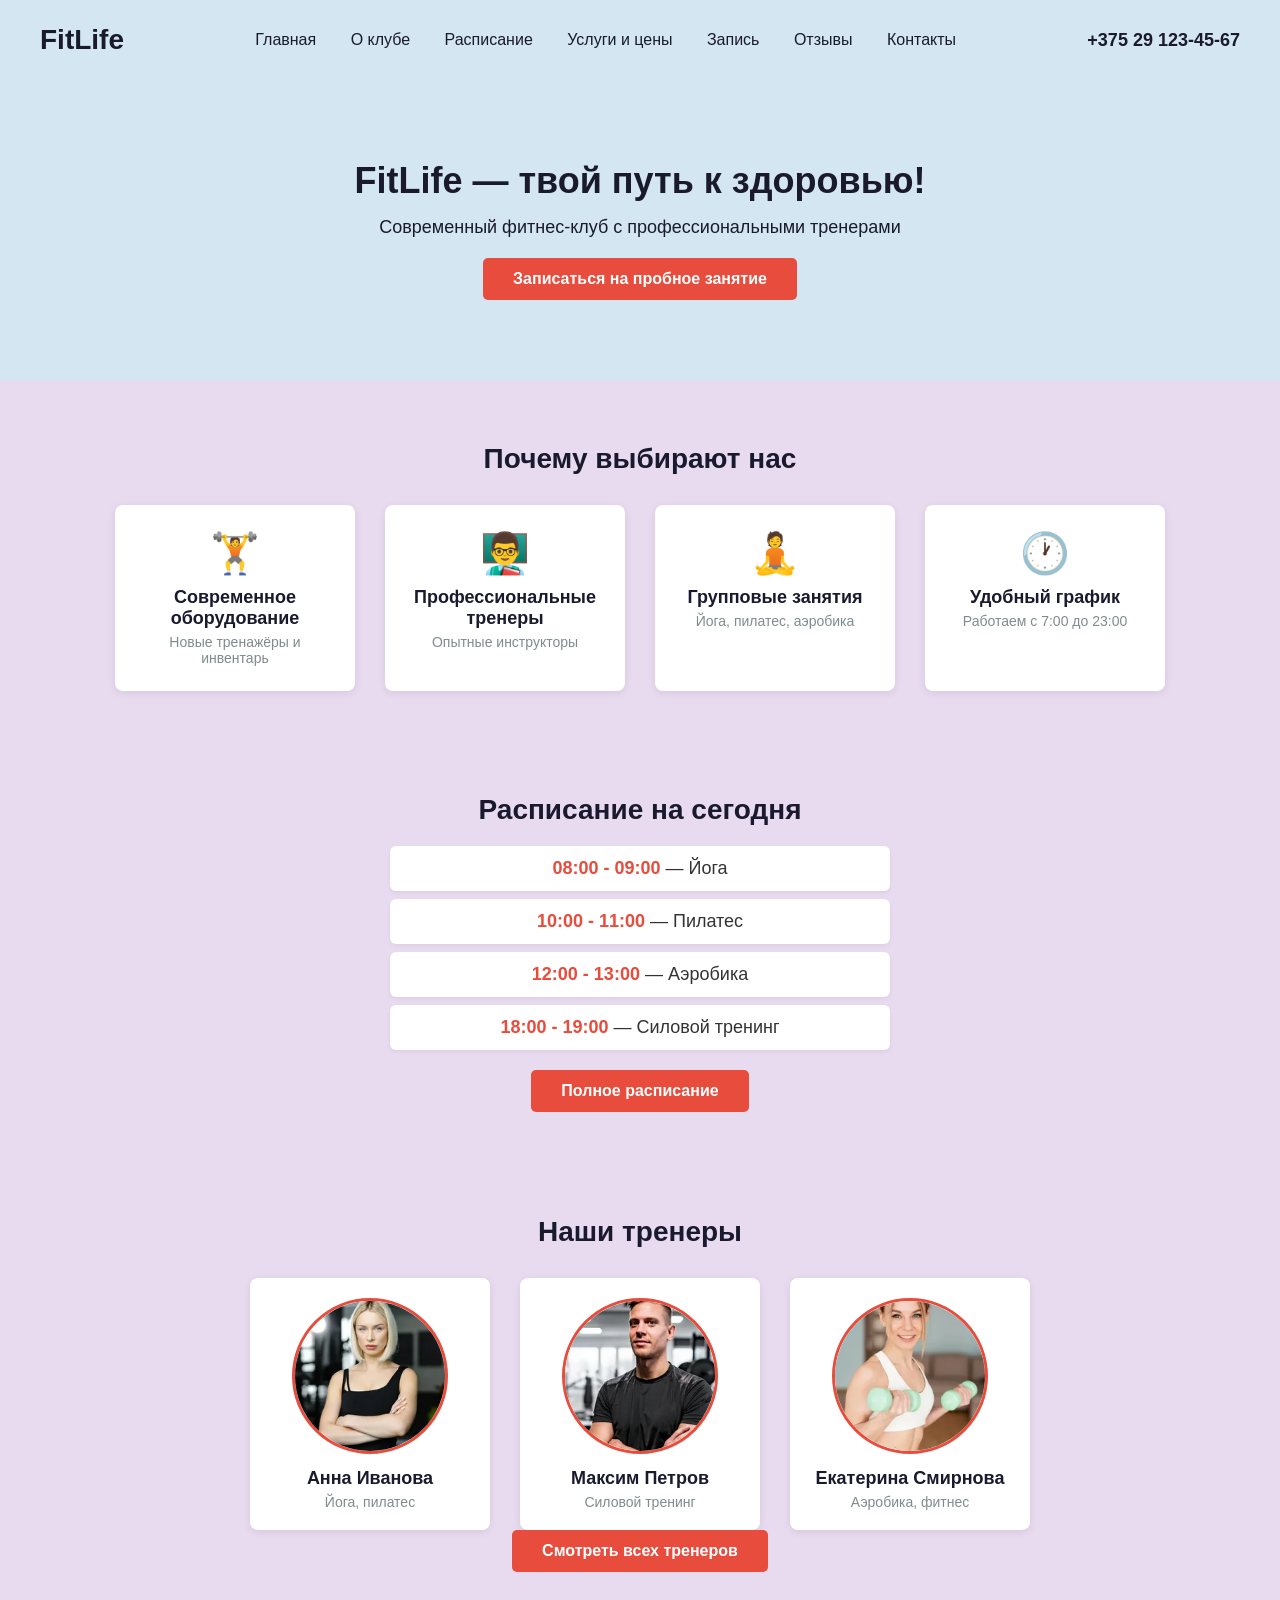
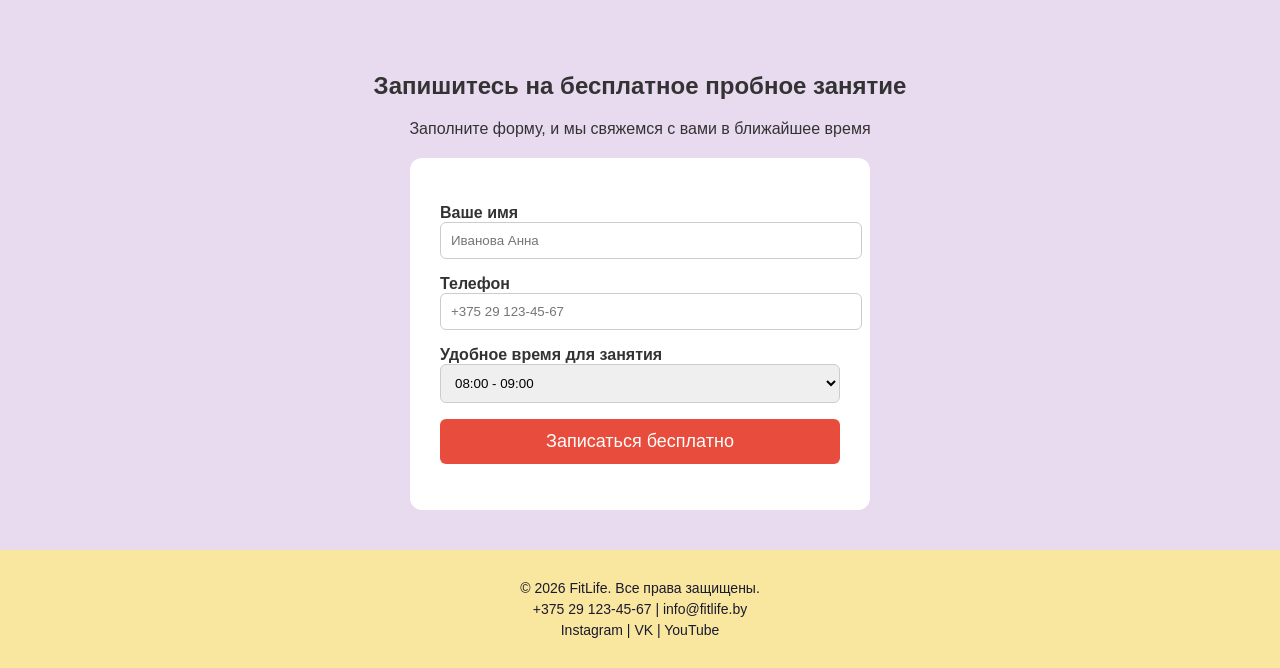
<file: index.html>
<!DOCTYPE html>
<html lang="ru">
<head>
    <meta charset="UTF-8">
    <title>FitLife - Фитнес клуб</title>
    <link rel="stylesheet" href="css/style.css">
</head>
<body>

    <!-- ============================================================ -->
    <!-- ШАПКА (header)                                                -->
    <!-- ============================================================ -->
    <header>
        <div class="logo">
            <h1>FitLife</h1>
        </div>
        <nav>
            <a href="index.html">Главная</a>
            <a href="about.html">О клубе</a>
            <a href="schedule.html">Расписание</a>
            <a href="prices.html">Услуги и цены</a>
            <a href="booking.html">Запись</a>
            <a href="reviews.html">Отзывы</a>
            <a href="contacts.html">Контакты</a>
        </nav>
        <div class="contacts-header">
            +375 29 123-45-67
        </div>
    </header>

    <!-- ============================================================ -->
    <!-- БАННЕР                                                       -->
    <!-- ============================================================ -->
    <section class="banner">
        <div class="banner-content">
            <h2>FitLife — твой путь к здоровью!</h2>
            <p>Современный фитнес-клуб с профессиональными тренерами</p>
            <a href="booking.html" class="btn">Записаться на пробное занятие</a>
        </div>
    </section>

    <!-- ============================================================ -->
    <!-- БЛОК ПРЕИМУЩЕСТВ                                              -->
    <!-- ============================================================ -->
    <section class="advantages">
        <h2>Почему выбирают нас</h2>
        <div class="advantage-list">
            <div class="advantage-item">
                <div class="advantage-icon">🏋️</div>
                <h3>Современное оборудование</h3>
                <p>Новые тренажёры и инвентарь</p>
            </div>
            <div class="advantage-item">
                <div class="advantage-icon">👨‍🏫</div>
                <h3>Профессиональные тренеры</h3>
                <p>Опытные инструкторы</p>
            </div>
            <div class="advantage-item">
                <div class="advantage-icon">🧘</div>
                <h3>Групповые занятия</h3>
                <p>Йога, пилатес, аэробика</p>
            </div>
            <div class="advantage-item">
                <div class="advantage-icon">🕐</div>
                <h3>Удобный график</h3>
                <p>Работаем с 7:00 до 23:00</p>
            </div>
        </div>
    </section>

    <!-- ============================================================ -->
    <!-- БЛОК РАСПИСАНИЯ                                              -->
    <!-- ============================================================ -->
    <section class="schedule">
        <h2>Расписание на сегодня</h2>
        <ul>
            <li><span class="time">08:00 - 09:00</span> — Йога</li>
            <li><span class="time">10:00 - 11:00</span> — Пилатес</li>
            <li><span class="time">12:00 - 13:00</span> — Аэробика</li>
            <li><span class="time">18:00 - 19:00</span> — Силовой тренинг</li>
        </ul>
        <a href="schedule.html" class="btn btn-secondary">Полное расписание</a>
    </section>

    <!-- ============================================================ -->
    <!-- БЛОК ТРЕНЕРОВ                                                -->
    <!-- ============================================================ -->
    <section class="trainers">
        <h2>Наши тренеры</h2>
        <div class="trainers-list">
            <div class="trainer-item">
                <img src="images/2.jpg" alt="Анна Иванова" onerror="this.src='https://via.placeholder.com/150x150/3498db/ffffff?text=Тренер'">
<p class="trainer-name"><strong>Анна Иванова</strong></p>
                <p class="trainer-spec">Йога, пилатес</p>
            </div>
            <div class="trainer-item">
                <img src="images/1.jpg" alt="Максим Петров" onerror="this.src='https://via.placeholder.com/150x150/e74c3c/ffffff?text=Тренер'">
                <p class="trainer-name"><strong>Максим Петров</strong></p>
                <p class="trainer-spec">Силовой тренинг</p>
            </div>
            <div class="trainer-item">
                <img src="images/3.jpg" alt="Екатерина Смирнова" onerror="this.src='https://via.placeholder.com/150x150/2ecc71/ffffff?text=Тренер'">
                <p class="trainer-name"><strong>Екатерина Смирнова</strong></p>
                <p class="trainer-spec">Аэробика, фитнес</p>
            </div>
        </div>
        <a href="trainers.html" class="btn btn-secondary">Смотреть всех тренеров</a>
    </section>
<!-- ============================================================ -->
<!-- ФОРМА ЗАПИСИ НА ПРОБНОЕ ЗАНЯТИЕ (добавить на главную)       -->
<!-- ============================================================ -->
<section class="booking-form" style="background:#e8daef;padding:40px 20px;text-align:center;">
    <h2>Запишитесь на бесплатное пробное занятие</h2>
    <p style="margin-bottom:20px;">Заполните форму, и мы свяжемся с вами в ближайшее время</p>
    <form style="max-width:400px;margin:0 auto;background:white;padding:30px;border-radius:12px;text-align:left;">
        <p>
            <label style="font-weight:bold;">Ваше имя</label><br>
            <input type="text" placeholder="Иванова Анна" required style="width:100%;padding:10px;border:1px solid #ccc;border-radius:6px;">
        </p>
        <p>
            <label style="font-weight:bold;">Телефон</label><br>
            <input type="tel" placeholder="+375 29 123-45-67" required style="width:100%;padding:10px;border:1px solid #ccc;border-radius:6px;">
        </p>
        <p>
            <label style="font-weight:bold;">Удобное время для занятия</label><br>
            <select style="width:100%;padding:10px;border:1px solid #ccc;border-radius:6px;">
                <option>08:00 - 09:00</option>
                <option>10:00 - 11:00</option>
                <option>12:00 - 13:00</option>
                <option>14:00 - 15:00</option>
                <option>16:00 - 17:00</option>
                <option>18:00 - 19:00</option>
            </select>
        </p>
        <p>
            <input type="submit" value="Записаться бесплатно" style="width:100%;background:#e74c3c;color:white;border:none;padding:12px;border-radius:6px;font-size:18px;cursor:pointer;">
        </p>
    </form>
</section>

    <!-- ============================================================ -->
    <!-- ПОДВАЛ (footer)                                              -->
    <!-- ============================================================ -->
    <footer>
        <p>© 2026 FitLife. Все права защищены.</p>
        <p>+375 29 123-45-67 | info@fitlife.by</p>
        <p>
            <a href="#">Instagram</a> |
            <a href="#">VK</a> |
            <a href="#">YouTube</a>
        </p>
    </footer>

</body>
</html>
</file>
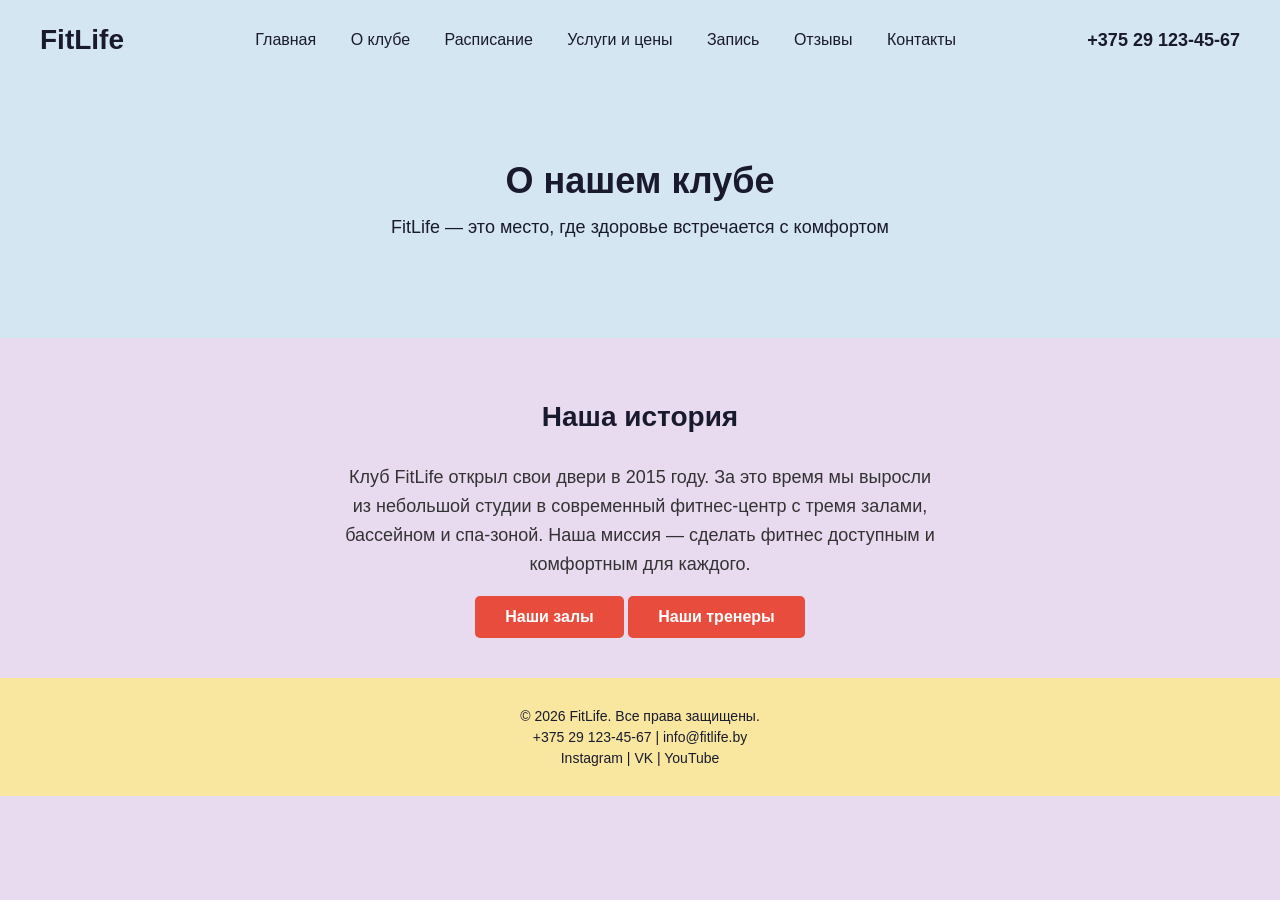
<file: about.html>
<!DOCTYPE html>
<html lang="ru">
<head>
    <meta charset="UTF-8">
    <title>FitLife - О клубе</title>
    <link rel="stylesheet" href="css/style.css">
</head>
<body>

    <header>
        <div class="logo"><h1>FitLife</h1></div>
        <nav>
            <a href="index.html">Главная</a>
            <a href="about.html">О клубе</a>
            <a href="schedule.html">Расписание</a>
            <a href="prices.html">Услуги и цены</a>
            <a href="booking.html">Запись</a>
            <a href="reviews.html">Отзывы</a>
            <a href="contacts.html">Контакты</a>
        </nav>
        <div class="contacts-header">+375 29 123-45-67</div>
    </header>

    <section class="banner">
        <div class="banner-content">
            <h2>О нашем клубе</h2>
            <p>FitLife — это место, где здоровье встречается с комфортом</p>
        </div>
    </section>

    <section class="advantages">
        <h2>Наша история</h2>
        <p style="max-width:600px;margin:0 auto;font-size:18px;line-height:1.6;">
            Клуб FitLife открыл свои двери в 2015 году. За это время мы выросли из небольшой студии в современный фитнес-центр с тремя залами, бассейном и спа-зоной. Наша миссия — сделать фитнес доступным и комфортным для каждого.
        </p>
        <br>
        <a href="halls.html" class="btn">Наши залы</a>
        <a href="trainers.html" class="btn btn-secondary">Наши тренеры</a>
    </section>

    <footer>
        <p>© 2026 FitLife. Все права защищены.</p>
        <p>+375 29 123-45-67 | info@fitlife.by</p>
        <p><a href="#">Instagram</a> | <a href="#">VK</a> | <a href="#">YouTube</a></p>
    </footer>

</body>
</html>
</file>
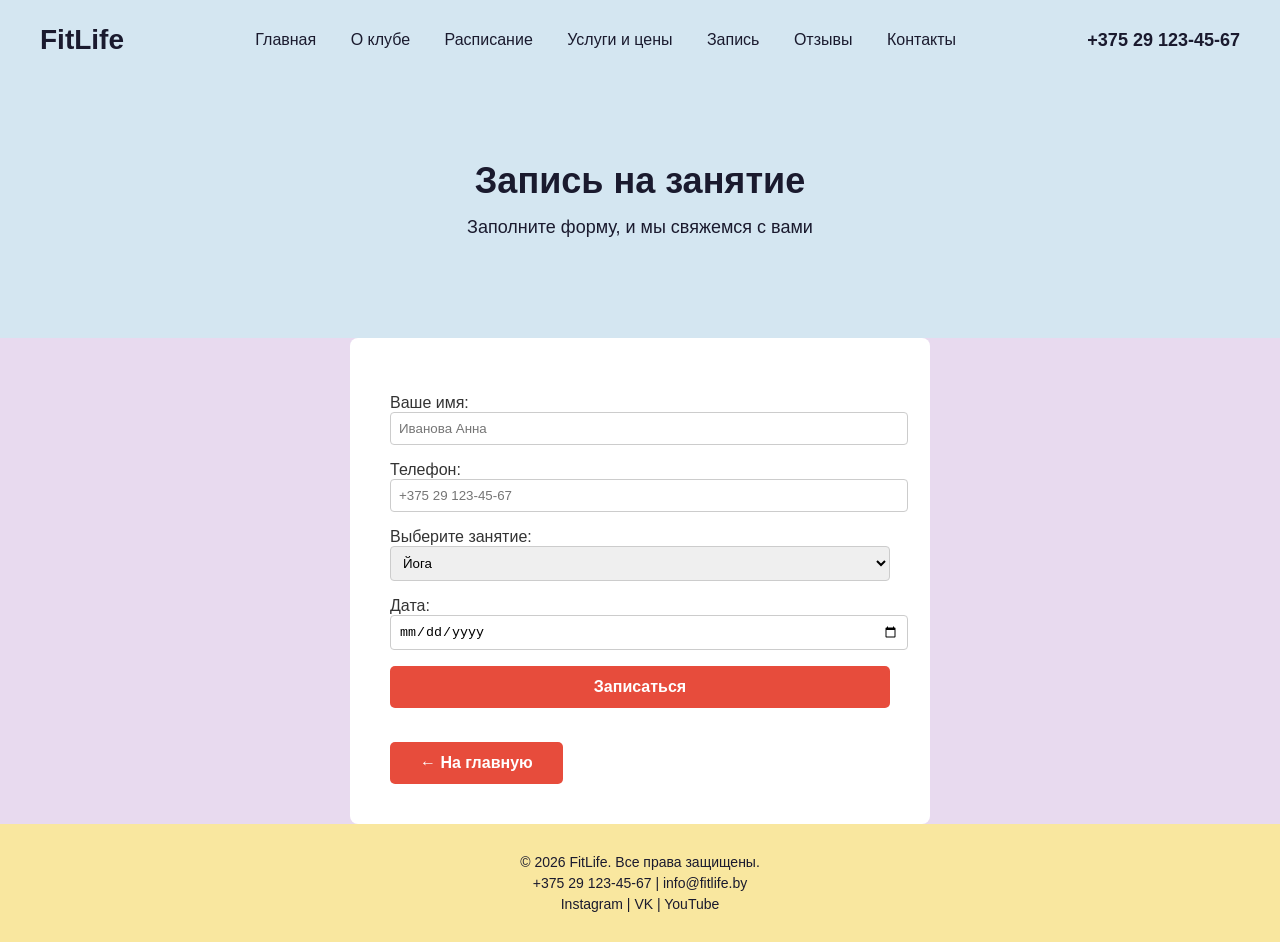
<file: booking.html>
<!DOCTYPE html>
<html lang="ru">
<head>
    <meta charset="UTF-8">
    <title>FitLife - Запись</title>
    <link rel="stylesheet" href="css/style.css">
</head>
<body>

    <header>
        <div class="logo"><h1>FitLife</h1></div>
        <nav>
            <a href="index.html">Главная</a>
            <a href="about.html">О клубе</a>
            <a href="schedule.html">Расписание</a>
            <a href="prices.html">Услуги и цены</a>
            <a href="booking.html">Запись</a>
            <a href="reviews.html">Отзывы</a>
            <a href="contacts.html">Контакты</a>
        </nav>
        <div class="contacts-header">+375 29 123-45-67</div>
    </header>

    <section class="banner">
        <div class="banner-content">
            <h2>Запись на занятие</h2>
            <p>Заполните форму, и мы свяжемся с вами</p>
        </div>
    </section>

    <section style="background:white;padding:40px;max-width:500px;margin:0 auto;border-radius:8px;">
        <form>
            <p><label>Ваше имя:</label><br><input type="text" placeholder="Иванова Анна" style="width:100%;padding:8px;border:1px solid #ccc;border-radius:4px;"></p>
            <p><label>Телефон:</label><br><input type="tel" placeholder="+375 29 123-45-67" style="width:100%;padding:8px;border:1px solid #ccc;border-radius:4px;"></p>
            <p><label>Выберите занятие:</label><br>
                <select style="width:100%;padding:8px;border:1px solid #ccc;border-radius:4px;">
                    <option>Йога</option>
                    <option>Пилатес</option>
                    <option>Аэробика</option>
                    <option>Силовой тренинг</option>
                </select>
            </p>
            <p><label>Дата:</label><br><input type="date" style="width:100%;padding:8px;border:1px solid #ccc;border-radius:4px;"></p>
            <p><input type="submit" value="Записаться" class="btn" style="width:100%;"></p>
        </form>
        <br>
        <a href="index.html" class="btn btn-secondary">← На главную</a>
    </section>

    <footer>
        <p>© 2026 FitLife. Все права защищены.</p>
        <p>+375 29 123-45-67 | info@fitlife.by</p>
        <p><a href="#">Instagram</a> | <a href="#">VK</a> | <a href="#">YouTube</a></p>
    </footer>

</body>
</html>
</file>
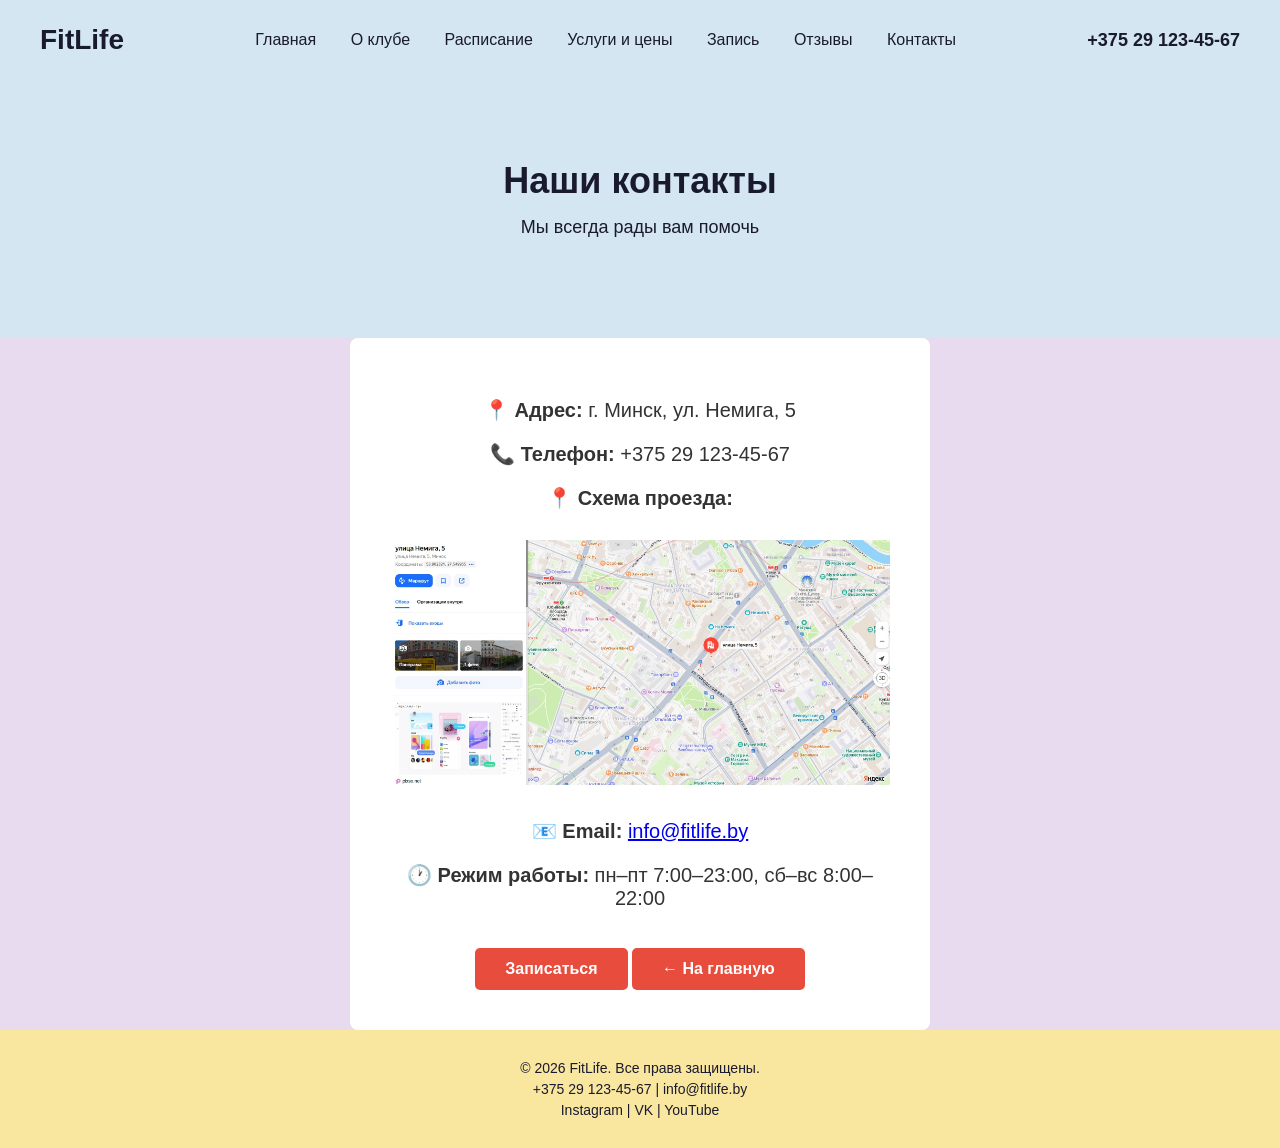
<file: contacts.html>
<!DOCTYPE html>
<html lang="ru">
<head>
    <meta charset="UTF-8">
    <title>FitLife - Контакты</title>
    <link rel="stylesheet" href="css/style.css">
</head>
<body>

    <header>
        <div class="logo"><h1>FitLife</h1></div>
        <nav>
            <a href="index.html">Главная</a>
            <a href="about.html">О клубе</a>
            <a href="schedule.html">Расписание</a>
            <a href="prices.html">Услуги и цены</a>
            <a href="booking.html">Запись</a>
            <a href="reviews.html">Отзывы</a>
            <a href="contacts.html">Контакты</a>
        </nav>
        <div class="contacts-header">+375 29 123-45-67</div>
    </header>

    <section class="banner">
        <div class="banner-content">
            <h2>Наши контакты</h2>
            <p>Мы всегда рады вам помочь</p>
        </div>
    </section>

    <section style="background:white;padding:40px;max-width:500px;margin:0 auto;border-radius:8px;text-align:center;">

        <p style="font-size:20px;"><strong>📍 Адрес:</strong> г. Минск, ул. Немига, 5</p>
        <p style="font-size:20px;"><strong>📞 Телефон:</strong> +375 29 123-45-67</p>
        <p style="font-size:20px;"><strong>📍 Схема проезда:</strong></p>
        <img src="images/shema.jpg" alt="Схема проезда" style="max-width:100%;border-        radius:8px;margin:10px 0;">
        <p style="font-size:20px;"><strong>📧 Email:</strong> <a href="mailto:info@fitlife.by">info@fitlife.by</a></p>
        <p style="font-size:20px;"><strong>🕐 Режим работы:</strong> пн–пт 7:00–23:00, сб–вс 8:00–22:00</p>
        <br>
        <a href="booking.html" class="btn">Записаться</a>
        <a href="index.html" class="btn btn-secondary">← На главную</a>
    </section>

    <footer>
        <p>© 2026 FitLife. Все права защищены.</p>
        <p>+375 29 123-45-67 | info@fitlife.by</p>
        <p><a href="#">Instagram</a> | <a href="#">VK</a> | <a href="#">YouTube</a></p>
    </footer>

</body>
</html>
</file>
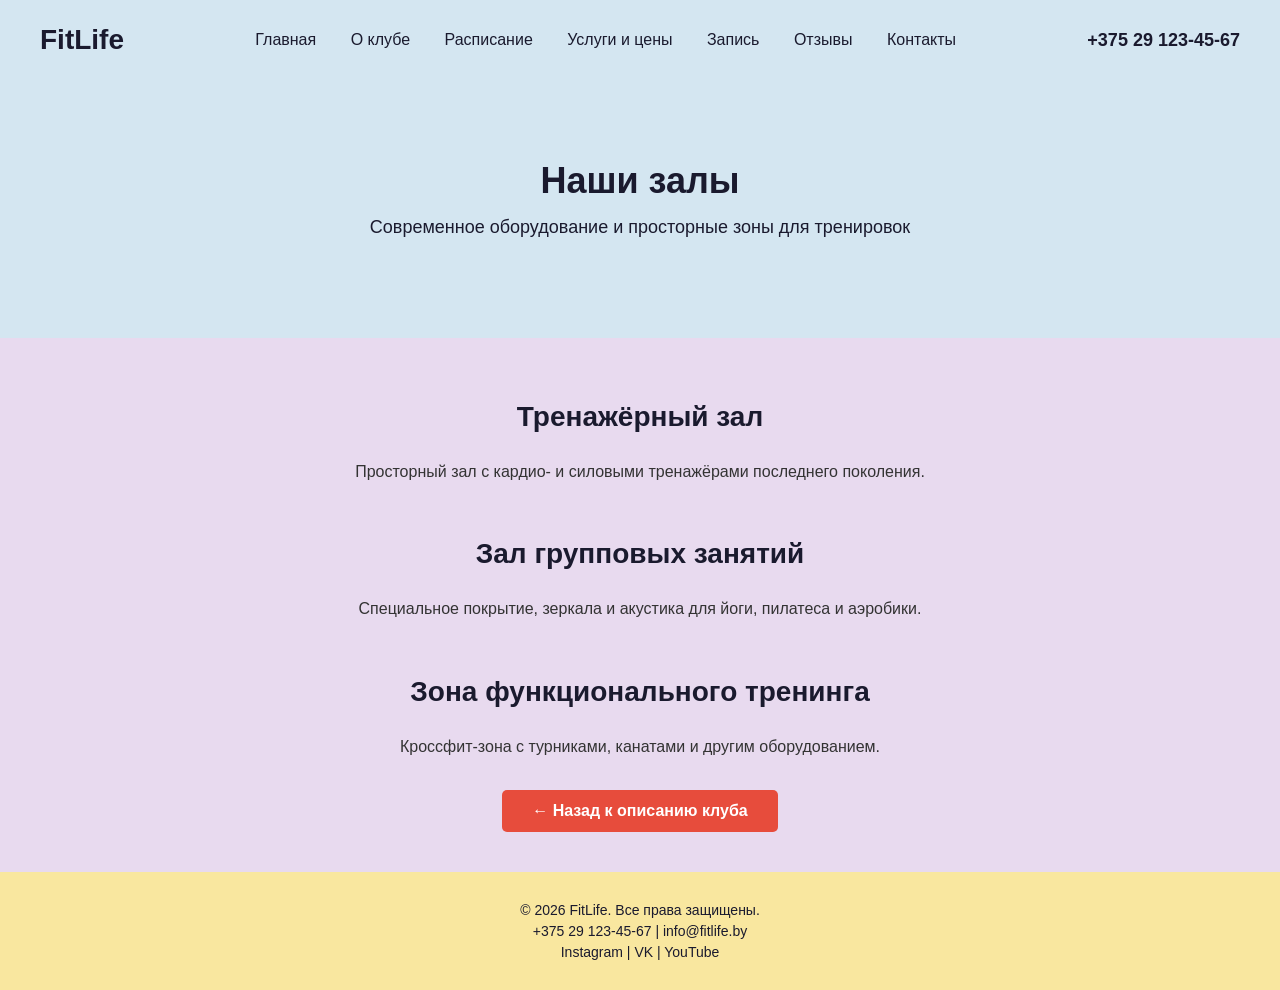
<file: halls.html>
<!DOCTYPE html>
<html lang="ru">
<head>
    <meta charset="UTF-8">
    <title>FitLife - Наши залы</title>
    <link rel="stylesheet" href="css/style.css">
</head>
<body>

    <header>
        <div class="logo"><h1>FitLife</h1></div>
        <nav>
            <a href="index.html">Главная</a>
            <a href="about.html">О клубе</a>
            <a href="schedule.html">Расписание</a>
            <a href="prices.html">Услуги и цены</a>
            <a href="booking.html">Запись</a>
            <a href="reviews.html">Отзывы</a>
            <a href="contacts.html">Контакты</a>
        </nav>
        <div class="contacts-header">+375 29 123-45-67</div>
    </header>

    <section class="banner">
        <div class="banner-content">
            <h2>Наши залы</h2>
            <p>Современное оборудование и просторные зоны для тренировок</p>
        </div>
    </section>

    <section class="advantages">
        <h2>Тренажёрный зал</h2>
        <p>Просторный зал с кардио- и силовыми тренажёрами последнего поколения.</p>
        <br>
        <h2>Зал групповых занятий</h2>
        <p>Специальное покрытие, зеркала и акустика для йоги, пилатеса и аэробики.</p>
        <br>
        <h2>Зона функционального тренинга</h2>
        <p>Кроссфит-зона с турниками, канатами и другим оборудованием.</p>
        <br>
        <a href="about.html" class="btn">← Назад к описанию клуба</a>
    </section>

    <footer>
        <p>© 2026 FitLife. Все права защищены.</p>
        <p>+375 29 123-45-67 | info@fitlife.by</p>
        <p><a href="#">Instagram</a> | <a href="#">VK</a> | <a href="#">YouTube</a></p>
    </footer>

</body>
</html>
</file>
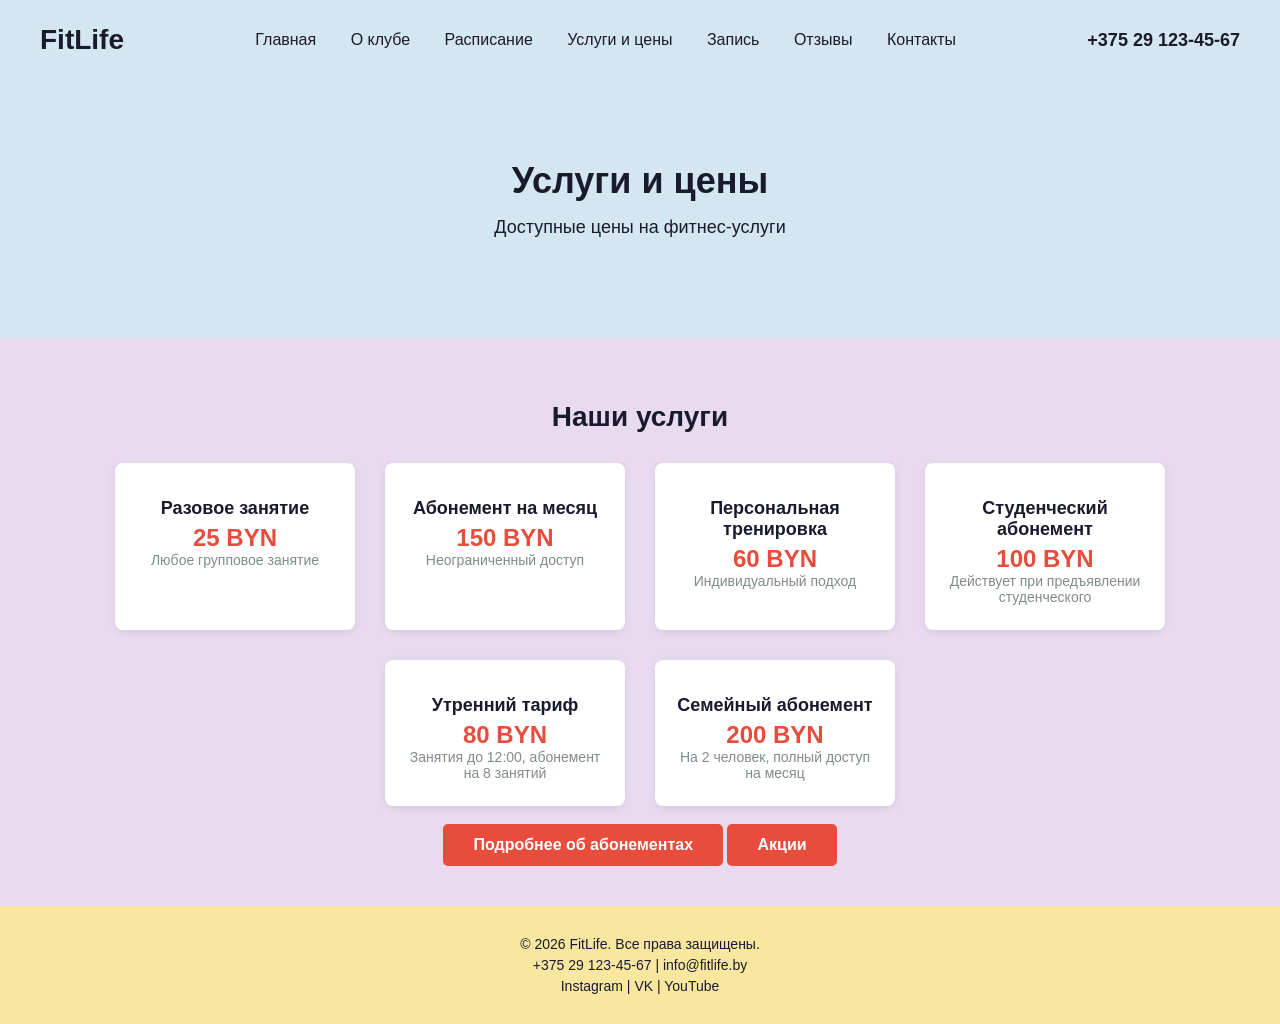
<file: prices.html>
<!DOCTYPE html>
<html lang="ru">
<head>
    <meta charset="UTF-8">
    <title>FitLife - Услуги и цены</title>
    <link rel="stylesheet" href="css/style.css">
</head>
<body>

    <header>
        <div class="logo"><h1>FitLife</h1></div>
        <nav>
            <a href="index.html">Главная</a>
            <a href="about.html">О клубе</a>
            <a href="schedule.html">Расписание</a>
            <a href="prices.html">Услуги и цены</a>
            <a href="booking.html">Запись</a>
            <a href="reviews.html">Отзывы</a>
            <a href="contacts.html">Контакты</a>
        </nav>
        <div class="contacts-header">+375 29 123-45-67</div>
    </header>

    <section class="banner">
        <div class="banner-content">
            <h2>Услуги и цены</h2>
            <p>Доступные цены на фитнес-услуги</p>
        </div>
    </section>

    <section class="advantages">
        <h2>Наши услуги</h2>
        <div class="advantage-list">
            <div class="advantage-item">
                <h3>Разовое занятие</h3>
                <p style="font-size:24px;color:#e74c3c;font-weight:bold;">25 BYN</p>
                <p>Любое групповое занятие</p>
            </div>
            <div class="advantage-item">
                <h3>Абонемент на месяц</h3>
                <p style="font-size:24px;color:#e74c3c;font-weight:bold;">150 BYN</p>
                <p>Неограниченный доступ</p>
            </div>
            <div class="advantage-item">
                <h3>Персональная тренировка</h3>
                <p style="font-size:24px;color:#e74c3c;font-weight:bold;">60 BYN</p>
                <p>Индивидуальный подход</p>
            </div>
            <div class="advantage-item">
                <h3>Студенческий абонемент</h3>
                <p style="font-size:24px;color:#e74c3c;font-weight:bold;">100 BYN</p>
                <p>Действует при предъявлении студенческого</p>
            </div>
            <div class="advantage-item">
            <h3>Утренний тариф</h3>
            <p style="font-size:24px;color:#e74c3c;font-weight:bold;">80 BYN</p>
            <p>Занятия до 12:00, абонемент на 8 занятий</p>
            </div>
            <div class="advantage-item">
            <h3>Семейный абонемент</h3>
            <p style="font-size:24px;color:#e74c3c;font-weight:bold;">200 BYN</p>
            <p>На 2 человек, полный доступ на месяц</p>
            </div>
        </div>
        <br>
        <a href="subscriptions.html" class="btn">Подробнее об абонементах</a>
        <a href="promotions.html" class="btn btn-secondary">Акции</a>
    </section>

    <footer>
        <p>© 2026 FitLife. Все права защищены.</p>
        <p>+375 29 123-45-67 | info@fitlife.by</p>
        <p><a href="#">Instagram</a> | <a href="#">VK</a> | <a href="#">YouTube</a></p>
    </footer>

</body>
</html>
</file>
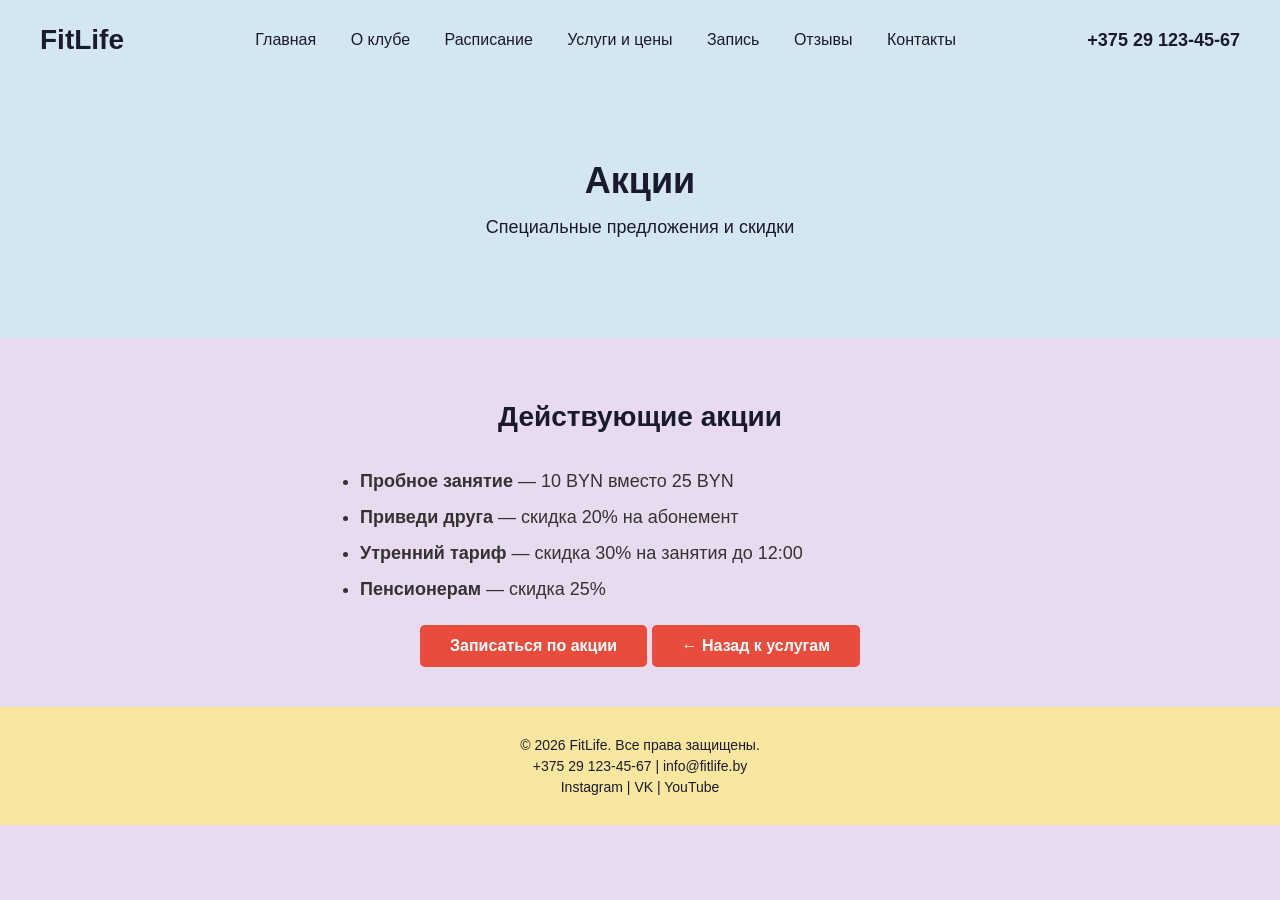
<file: promotions.html>
<!DOCTYPE html>
<html lang="ru">
<head>
    <meta charset="UTF-8">
    <title>FitLife - Акции</title>
    <link rel="stylesheet" href="css/style.css">
</head>
<body>

    <header>
        <div class="logo"><h1>FitLife</h1></div>
        <nav>
            <a href="index.html">Главная</a>
            <a href="about.html">О клубе</a>
            <a href="schedule.html">Расписание</a>
            <a href="prices.html">Услуги и цены</a>
            <a href="booking.html">Запись</a>
            <a href="reviews.html">Отзывы</a>
            <a href="contacts.html">Контакты</a>
        </nav>
        <div class="contacts-header">+375 29 123-45-67</div>
    </header>

    <section class="banner">
        <div class="banner-content">
            <h2>Акции</h2>
            <p>Специальные предложения и скидки</p>
        </div>
    </section>

    <section class="advantages">
        <h2>Действующие акции</h2>
        <ul style="max-width:600px;margin:0 auto;text-align:left;font-size:18px;line-height:2;">
            <li><strong>Пробное занятие</strong> — 10 BYN вместо 25 BYN</li>
            <li><strong>Приведи друга</strong> — скидка 20% на абонемент</li>
            <li><strong>Утренний тариф</strong> — скидка 30% на занятия до 12:00</li>
            <li><strong>Пенсионерам</strong> — скидка 25%</li>
        </ul>
        <br>
        <a href="booking.html" class="btn">Записаться по акции</a>
        <a href="prices.html" class="btn btn-secondary">← Назад к услугам</a>
    </section>

    <footer>
        <p>© 2026 FitLife. Все права защищены.</p>
        <p>+375 29 123-45-67 | info@fitlife.by</p>
        <p><a href="#">Instagram</a> | <a href="#">VK</a> | <a href="#">YouTube</a></p>
    </footer>

</body>
</html>
</file>
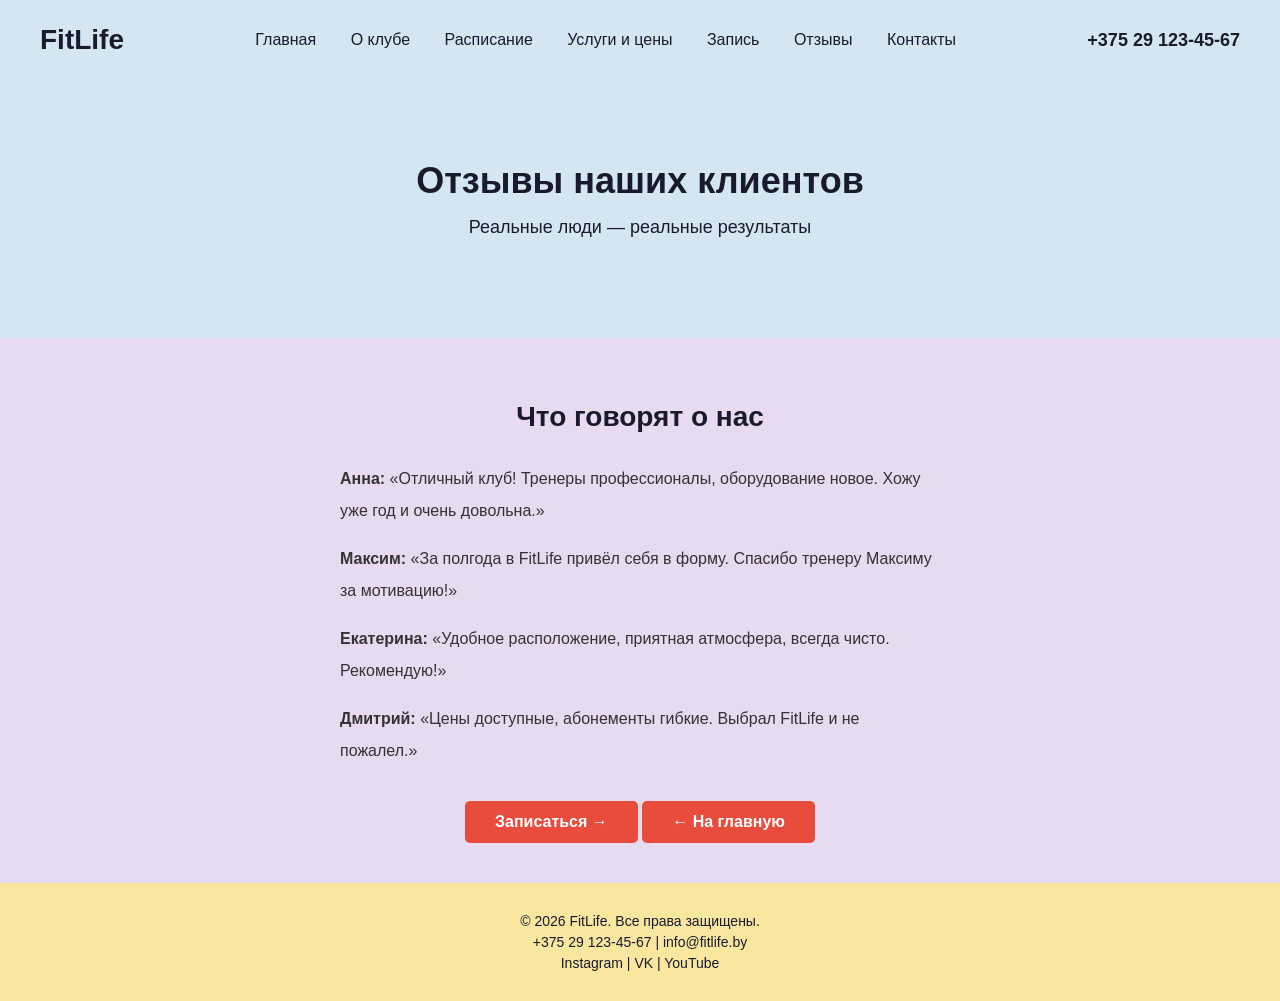
<file: reviews.html>
<!DOCTYPE html>
<html lang="ru">
<head>
    <meta charset="UTF-8">
    <title>FitLife - Отзывы</title>
    <link rel="stylesheet" href="css/style.css">
</head>
<body>

    <header>
        <div class="logo"><h1>FitLife</h1></div>
        <nav>
            <a href="index.html">Главная</a>
            <a href="about.html">О клубе</a>
            <a href="schedule.html">Расписание</a>
            <a href="prices.html">Услуги и цены</a>
            <a href="booking.html">Запись</a>
            <a href="reviews.html">Отзывы</a>
            <a href="contacts.html">Контакты</a>
        </nav>
        <div class="contacts-header">+375 29 123-45-67</div>
    </header>

    <section class="banner">
        <div class="banner-content">
            <h2>Отзывы наших клиентов</h2>
            <p>Реальные люди — реальные результаты</p>
        </div>
    </section>

    <section class="advantages">
        <h2>Что говорят о нас</h2>
        <div style="max-width:600px;margin:0 auto;text-align:left;font-size:16px;line-height:2;">
            <p><strong>Анна:</strong> «Отличный клуб! Тренеры профессионалы, оборудование новое. Хожу уже год и очень довольна.»</p>
            <p><strong>Максим:</strong> «За полгода в FitLife привёл себя в форму. Спасибо тренеру Максиму за мотивацию!»</p>
            <p><strong>Екатерина:</strong> «Удобное расположение, приятная атмосфера, всегда чисто. Рекомендую!»</p>
            <p><strong>Дмитрий:</strong> «Цены доступные, абонементы гибкие. Выбрал FitLife и не пожалел.»</p>
        </div>
        <br>
        <a href="booking.html" class="btn">Записаться →</a>
        <a href="index.html" class="btn btn-secondary">← На главную</a>
    </section>

    <footer>
        <p>© 2026 FitLife. Все права защищены.</p>
        <p>+375 29 123-45-67 | info@fitlife.by</p>
        <p><a href="#">Instagram</a> | <a href="#">VK</a> | <a href="#">YouTube</a></p>
    </footer>

</body>
</html>
</file>
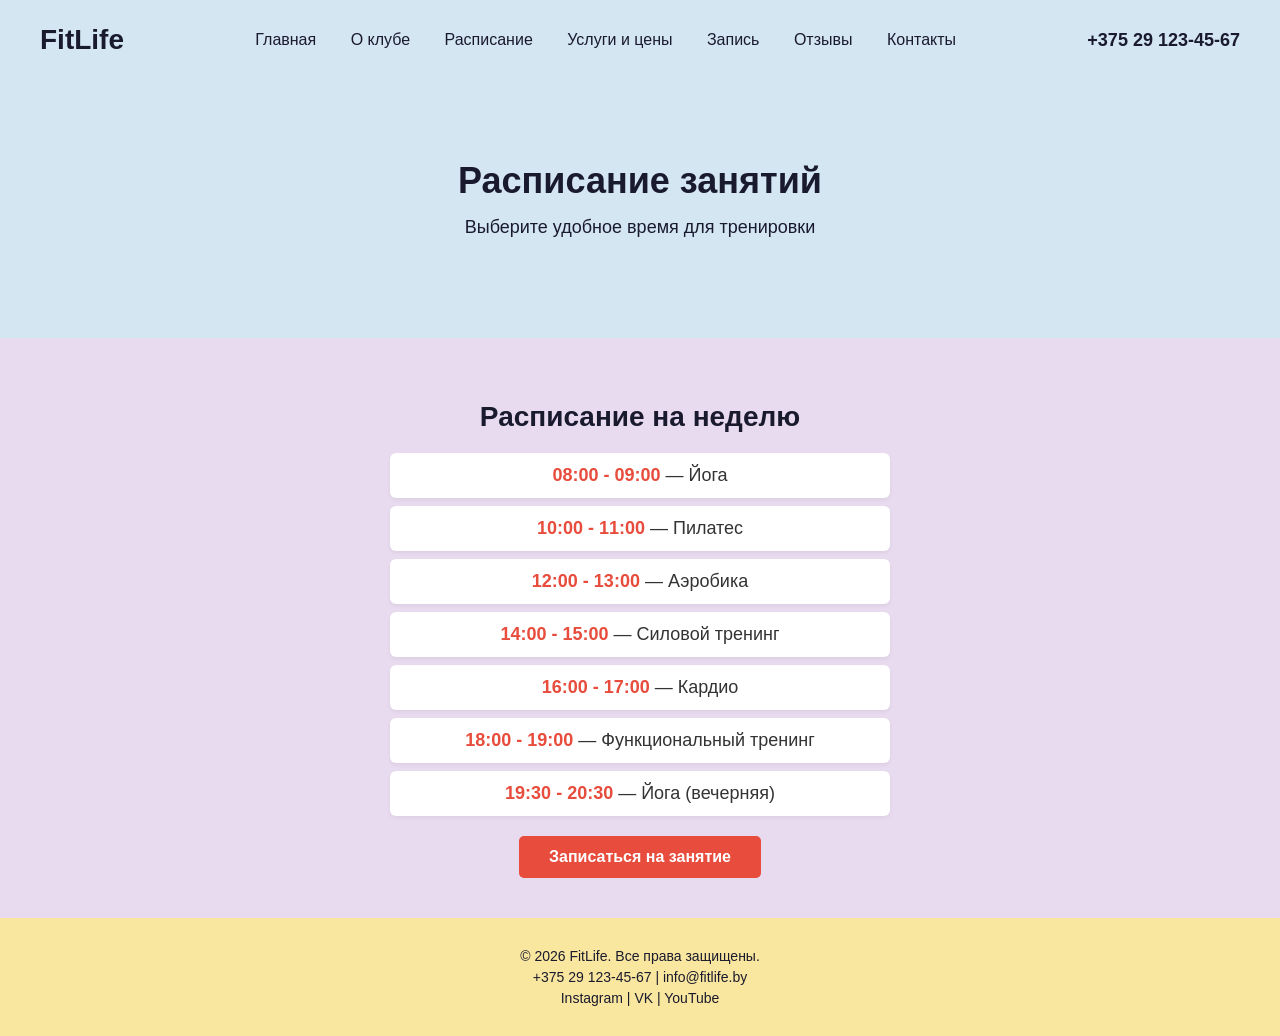
<file: schedule.html>
<!DOCTYPE html>
<html lang="ru">
<head>
    <meta charset="UTF-8">
    <title>FitLife - Расписание</title>
    <link rel="stylesheet" href="css/style.css">
</head>
<body>

    <header>
        <div class="logo"><h1>FitLife</h1></div>
        <nav>
            <a href="index.html">Главная</a>
            <a href="about.html">О клубе</a>
            <a href="schedule.html">Расписание</a>
            <a href="prices.html">Услуги и цены</a>
            <a href="booking.html">Запись</a>
            <a href="reviews.html">Отзывы</a>
            <a href="contacts.html">Контакты</a>
        </nav>
        <div class="contacts-header">+375 29 123-45-67</div>
    </header>

    <section class="banner">
        <div class="banner-content">
            <h2>Расписание занятий</h2>
            <p>Выберите удобное время для тренировки</p>
        </div>
    </section>

    <section class="schedule">
        <h2>Расписание на неделю</h2>
        <ul>
            <li><span class="time">08:00 - 09:00</span> — Йога</li>
            <li><span class="time">10:00 - 11:00</span> — Пилатес</li>
            <li><span class="time">12:00 - 13:00</span> — Аэробика</li>
            <li><span class="time">14:00 - 15:00</span> — Силовой тренинг</li>
            <li><span class="time">16:00 - 17:00</span> — Кардио</li>
            <li><span class="time">18:00 - 19:00</span> — Функциональный тренинг</li>
            <li><span class="time">19:30 - 20:30</span> — Йога (вечерняя)</li>
        </ul>
        <a href="booking.html" class="btn">Записаться на занятие</a>
    </section>

    <footer>
        <p>© 2026 FitLife. Все права защищены.</p>
        <p>+375 29 123-45-67 | info@fitlife.by</p>
        <p><a href="#">Instagram</a> | <a href="#">VK</a> | <a href="#">YouTube</a></p>
    </footer>

</body>
</html>
</file>
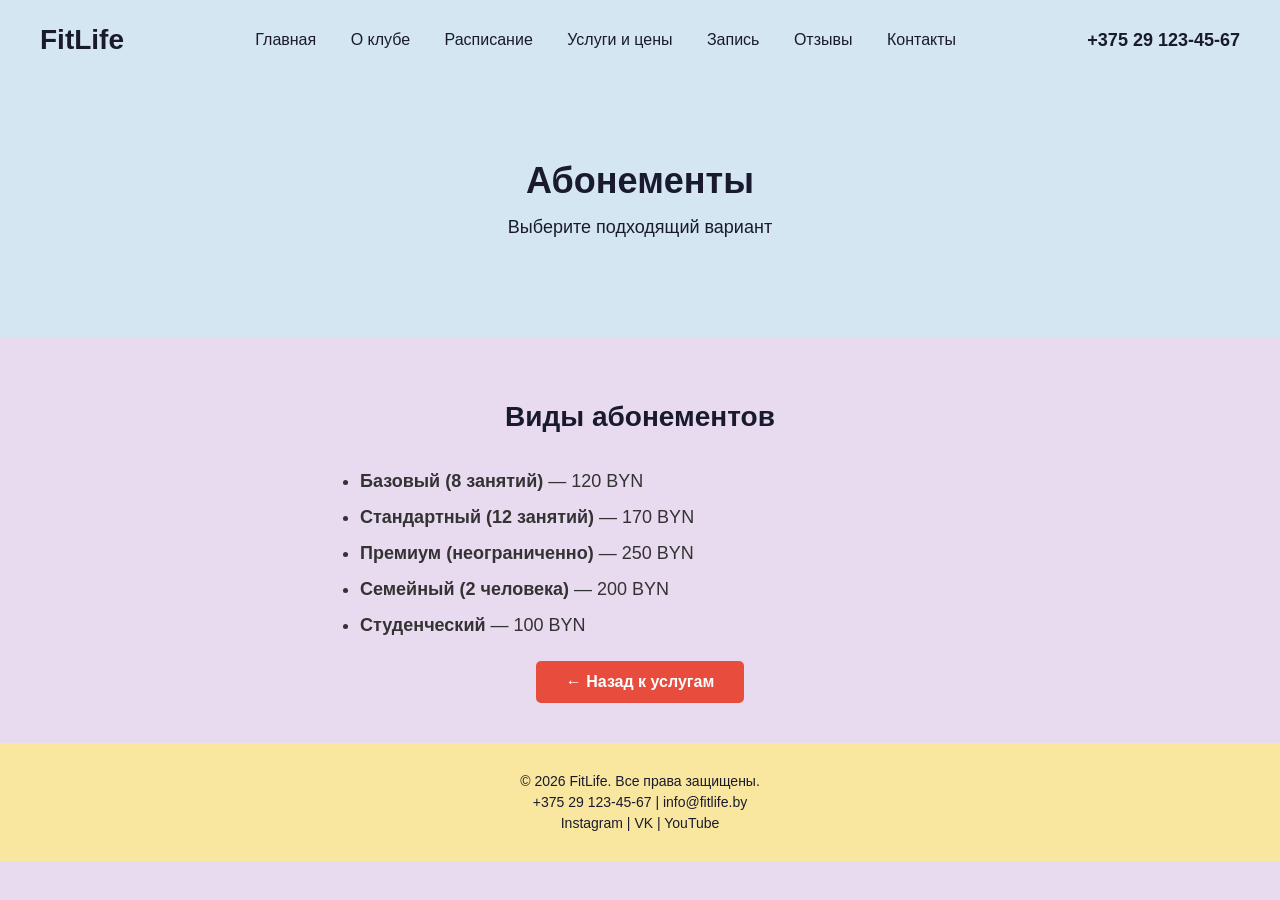
<file: subscriptions.html>
<!DOCTYPE html>
<html lang="ru">
<head>
    <meta charset="UTF-8">
    <title>FitLife - Абонементы</title>
    <link rel="stylesheet" href="css/style.css">
</head>
<body>

    <header>
        <div class="logo"><h1>FitLife</h1></div>
        <nav>
            <a href="index.html">Главная</a>
            <a href="about.html">О клубе</a>
            <a href="schedule.html">Расписание</a>
            <a href="prices.html">Услуги и цены</a>
            <a href="booking.html">Запись</a>
            <a href="reviews.html">Отзывы</a>
            <a href="contacts.html">Контакты</a>
        </nav>
        <div class="contacts-header">+375 29 123-45-67</div>
    </header>

    <section class="banner">
        <div class="banner-content">
            <h2>Абонементы</h2>
            <p>Выберите подходящий вариант</p>
        </div>
    </section>

    <section class="advantages">
        <h2>Виды абонементов</h2>
        <ul style="max-width:600px;margin:0 auto;text-align:left;font-size:18px;line-height:2;">
            <li><strong>Базовый (8 занятий)</strong> — 120 BYN</li>
            <li><strong>Стандартный (12 занятий)</strong> — 170 BYN</li>
            <li><strong>Премиум (неограниченно)</strong> — 250 BYN</li>
            <li><strong>Семейный (2 человека)</strong> — 200 BYN</li>
            <li><strong>Студенческий</strong> — 100 BYN</li>
        </ul>
        <br>
        <a href="prices.html" class="btn">← Назад к услугам</a>
    </section>

    <footer>
        <p>© 2026 FitLife. Все права защищены.</p>
        <p>+375 29 123-45-67 | info@fitlife.by</p>
        <p><a href="#">Instagram</a> | <a href="#">VK</a> | <a href="#">YouTube</a></p>
    </footer>

</body>
</html>
</file>
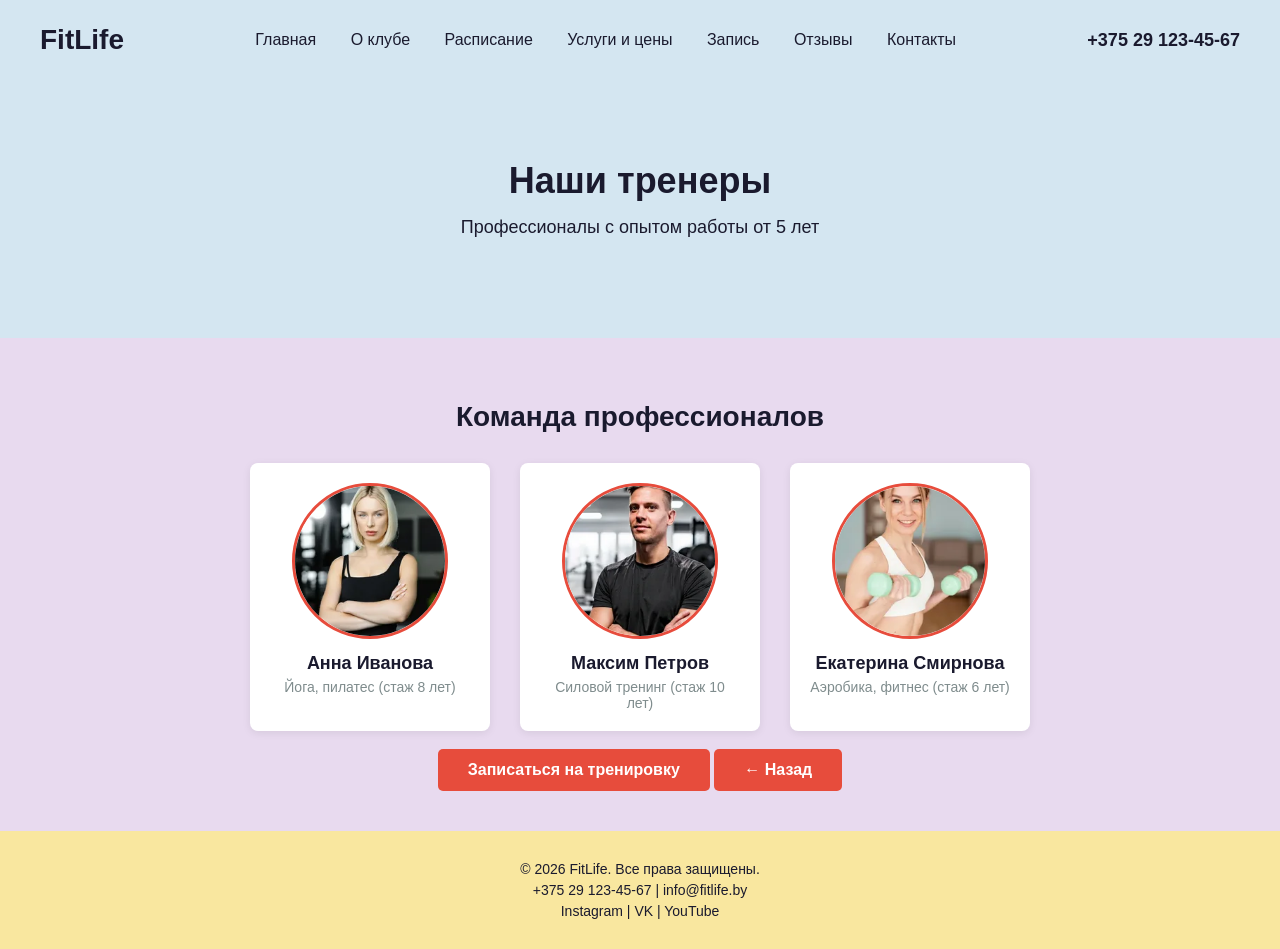
<file: trainers.html>
<!DOCTYPE html>
<html lang="ru">
<head>
    <meta charset="UTF-8">
    <title>FitLife - Тренеры</title>
    <link rel="stylesheet" href="css/style.css">
</head>
<body>

    <header>
        <div class="logo"><h1>FitLife</h1></div>
        <nav>
            <a href="index.html">Главная</a>
            <a href="about.html">О клубе</a>
            <a href="schedule.html">Расписание</a>
            <a href="prices.html">Услуги и цены</a>
            <a href="booking.html">Запись</a>
            <a href="reviews.html">Отзывы</a>
            <a href="contacts.html">Контакты</a>
        </nav>
        <div class="contacts-header">+375 29 123-45-67</div>
    </header>

    <section class="banner">
        <div class="banner-content">
            <h2>Наши тренеры</h2>
            <p>Профессионалы с опытом работы от 5 лет</p>
        </div>
    </section>

    <section class="trainers">
        <h2>Команда профессионалов</h2>
        <div class="trainers-list">
            <div class="trainer-item">
                <img src="images/2.jpg" alt="Анна Иванова" onerror="this.src='https://via.placeholder.com/150x150/3498db/ffffff?text=Тренер'">
                <p class="trainer-name"><strong>Анна Иванова</strong></p>
                <p class="trainer-spec">Йога, пилатес (стаж 8 лет)</p>
            </div>
            <div class="trainer-item">
                <img src="images/1.jpg" alt="Максим Петров" onerror="this.src='https://via.placeholder.com/150x150/e74c3c/ffffff?text=Тренер'">
                <p class="trainer-name"><strong>Максим Петров</strong></p>
                <p class="trainer-spec">Силовой тренинг (стаж 10 лет)</p>
            </div>
            <div class="trainer-item">
                <img src="images/3.jpg" alt="Екатерина Смирнова" onerror="this.src='https://via.placeholder.com/150x150/2ecc71/ffffff?text=Тренер'">
                <p class="trainer-name"><strong>Екатерина Смирнова</strong></p>
                <p class="trainer-spec">Аэробика, фитнес (стаж 6 лет)</p>
            </div>
        </div>
        <br>
        <a href="booking.html" class="btn">Записаться на тренировку</a>
        <a href="about.html" class="btn btn-secondary">← Назад</a>
    </section>

    <footer>
        <p>© 2026 FitLife. Все права защищены.</p>
        <p>+375 29 123-45-67 | info@fitlife.by</p>
        <p><a href="#">Instagram</a> | <a href="#">VK</a> | <a href="#">YouTube</a></p>
    </footer>

</body>
</html>
</file>
<file: css/style.css>
/* ============================================================ */
/* ОСНОВНЫЕ СТИЛИ                                               */
/* ============================================================ */
body {
    font-family: 'Open Sans', Arial, sans-serif;
    margin: 0;
    padding: 0;
    background: #e8daef;  /* СВЕТЛО-ФИОЛЕТОВЫЙ */
    color: #333333;
}

/* ============================================================ */
/* ШАПКА (header) — СВЕТЛО-ГОЛУБОЙ                              */
/* ============================================================ */
header {
    background: #d4e6f1;  /* СВЕТЛО-ГОЛУБОЙ */
    color: #1a1a2e;
    display: flex;
    align-items: center;
    justify-content: space-between;
    padding: 15px 40px;
    height: 50px;
}

header .logo h1 {
    margin: 0;
    font-size: 28px;
    font-family: 'Montserrat', Arial, sans-serif;
    font-weight: bold;
    color: #1a1a2e;
}

header nav a {
    color: #1a1a2e;
    text-decoration: none;
    padding: 0 15px;
    font-size: 16px;
    font-family: 'Open Sans', Arial, sans-serif;
}

header nav a:hover {
    color: #e74c3c;
}

header .contacts-header {
    font-size: 18px;
    font-weight: bold;
    font-family: 'Open Sans', Arial, sans-serif;
    color: #1a1a2e;
}

/* ============================================================ */
/* БАННЕР                                                       */
/* ============================================================ */
.banner {
    background: #d4e6f1;  /* СВЕТЛО-ГОЛУБОЙ */
    color: #1a1a2e;
    text-align: center;
    padding: 80px 20px;
}

.banner-content h2 {
    font-size: 36px;
    font-family: 'Montserrat', Arial, sans-serif;
    font-weight: bold;
    margin: 0 0 15px;
    color: #1a1a2e;
}

.banner-content p {
    font-size: 18px;
    font-family: 'Open Sans', Arial, sans-serif;
    margin: 0 0 20px;
    color: #1a1a2e;
}

/* ============================================================ */
/* КНОПКИ                                                       */
/* ============================================================ */
.btn {
    display: inline-block;
    background: #e74c3c;
    color: #ffffff;
    padding: 12px 30px;
    text-decoration: none;
    border-radius: 5px;
    font-weight: bold;
    font-family: 'Open Sans', Arial, sans-serif;
    font-size: 16px;
    border: none;
    cursor: pointer;
}

.btn:hover {
    background: #c0392b;
}

.btn-secondary {
    background: #e74c3c;
}

.btn-secondary:hover {
    background: #c0392b;
}

/* ============================================================ */
/* БЛОК ПРЕИМУЩЕСТВ                                             */
/* ============================================================ */
.advantages {
    background: #e8daef;  /* СВЕТЛО-ФИОЛЕТОВЫЙ */
    padding: 40px 20px;
    text-align: center;
}

.advantages h2 {
    font-size: 28px;
    font-family: 'Montserrat', Arial, sans-serif;
    font-weight: bold;
    color: #1a1a2e;
    margin-bottom: 30px;
}

.advantage-list {
    display: flex;
    justify-content: center;
    gap: 30px;
    flex-wrap: wrap;
}

.advantage-item {
    background: #ffffff;
    padding: 25px 20px;
    border-radius: 8px;
    width: 200px;
    text-align: center;
    box-shadow: 0 2px 8px rgba(0,0,0,0.08);
}

.advantage-icon {
    font-size: 40px;
    margin-bottom: 10px;
}

.advantage-item h3 {
    font-size: 18px;
    font-family: 'Montserrat', Arial, sans-serif;
    font-weight: bold;
    color: #1a1a2e;
    margin: 10px 0 5px;
}

.advantage-item p {
    font-size: 14px;
    font-family: 'Open Sans', Arial, sans-serif;
    color: #7f8c8d;
    margin: 0;
}

/* ============================================================ */
/* БЛОК РАСПИСАНИЯ                                              */
/* ============================================================ */
.schedule {
    background: #e8daef;  /* СВЕТЛО-ФИОЛЕТОВЫЙ */
    padding: 40px 20px;
    text-align: center;
}

.schedule h2 {
    font-size: 28px;
    font-family: 'Montserrat', Arial, sans-serif;
    font-weight: bold;
    color: #1a1a2e;
    margin-bottom: 20px;
}
.schedule ul {
    list-style: none;
    padding: 0;
    max-width: 500px;
    margin: 0 auto 20px;
}

.schedule ul li {
    background: #ffffff;
    padding: 12px 20px;
    margin: 8px 0;
    border-radius: 6px;
    font-size: 18px;
    font-family: 'Open Sans', Arial, sans-serif;
    color: #333333;
    box-shadow: 0 2px 4px rgba(0,0,0,0.05);
}

.schedule ul li .time {
    font-weight: bold;
    color: #e74c3c;
}

/* ============================================================ */
/* БЛОК ТРЕНЕРОВ                                                */
/* ============================================================ */
.trainers {
    background: #e8daef;  /* СВЕТЛО-ФИОЛЕТОВЫЙ */
    padding: 40px 20px;
    text-align: center;
}

.trainers h2 {
    font-size: 28px;
    font-family: 'Montserrat', Arial, sans-serif;
    font-weight: bold;
    color: #1a1a2e;
    margin-bottom: 30px;
}

.trainers-list {
    display: flex;
    justify-content: center;
    gap: 30px;
    flex-wrap: wrap;
}

.trainer-item {
    background: #ffffff;
    padding: 20px;
    border-radius: 8px;
    width: 200px;
    text-align: center;
    box-shadow: 0 2px 8px rgba(0,0,0,0.08);
}

.trainer-item img {
    width: 150px;
    height: 150px;
    border-radius: 50%;
    object-fit: cover;
    border: 3px solid #e74c3c;
}

.trainer-item .trainer-name {
    font-size: 18px;
    font-family: 'Montserrat', Arial, sans-serif;
    color: #1a1a2e;
    margin: 10px 0 5px;
}

.trainer-item .trainer-spec {
    font-size: 14px;
    font-family: 'Open Sans', Arial, sans-serif;
    color: #7f8c8d;
    margin: 0;
}

/* ============================================================ */
/* ПОДВАЛ (footer) — СВЕТЛО-ЖЁЛТЫЙ                             */
/* ============================================================ */
footer {
    background: #f9e79f;  /* СВЕТЛО-ЖЁЛТЫЙ */
    color: #1a1a2e;
    text-align: center;
    padding: 25px 20px;
}

footer p {
    margin: 5px 0;
    font-size: 14px;
    font-family: 'Open Sans', Arial, sans-serif;
    color: #1a1a2e;
}

footer a {
    color: #1a1a2e;
    text-decoration: none;
}

footer a:hover {
    color: #e74c3c;
}
</file>
